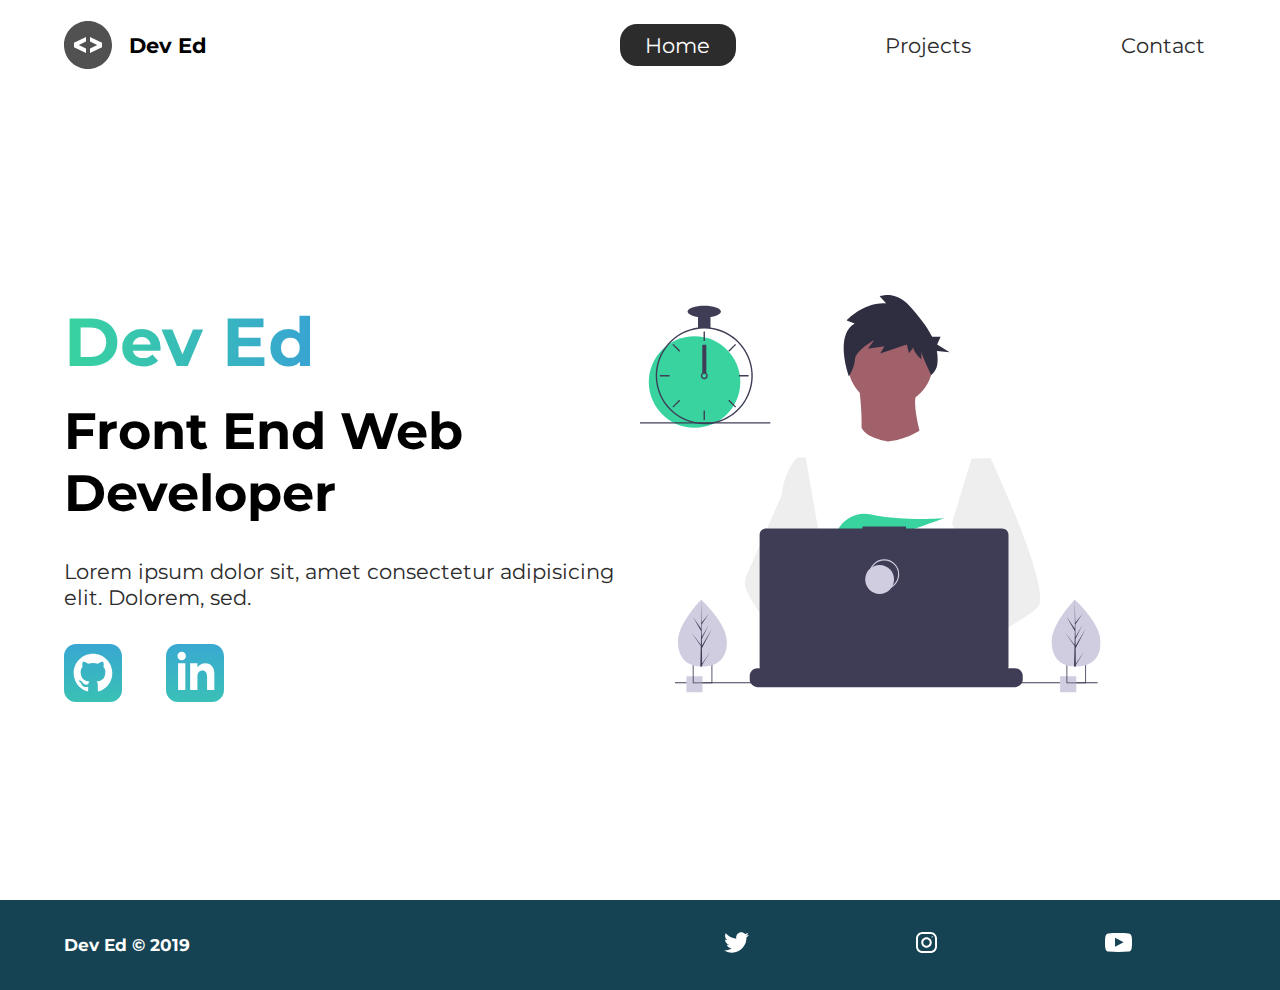
<file: index.html>
<!DOCTYPE html>
<html lang="en">
  <head>
    <meta charset="UTF-8" />
    <meta name="viewport" content="width=device-width, initial-scale=1.0" />
    <meta http-equiv="X-UA-Compatible" content="ie=edge" />
    <meta
      name="description"
      content="Dev Ed is a front end web developer who specializes in html,css"
    />
    <meta name="robots" content="index, follow" />
    <link
      href="https://fonts.googleapis.com/css?family=Montserrat:400,500&display=swap"
      rel="stylesheet"
    />
    <link rel="stylesheet" href="css/styles.css" />
    <title>Dev Ed | Web Developer</title>
  </head>
  <body>
    <header class="main-head">
      <nav>
        <div class="logo">
          <img src="icons/code.svg" alt="logo" />
          <h1>Dev Ed</h1>
        </div>
        <ul>
          <li><a class="active" href="">Home</a></li>
          <li><a href="projects.html">Projects</a></li>
          <li><a href="contact.html">Contact</a></li>
        </ul>
      </nav>
    </header>
    <section class="intro">
      <div class="intro-text">
        <h2>Dev Ed</h2>
        <h3>
          Front End Web <br />
          Developer
        </h3>
        <p>
          Lorem ipsum dolor sit, amet consectetur adipisicing elit. Dolorem,
          sed.
        </p>
        <div class="intro-social">
          <a href="#"><img src="icons/github.svg" alt="github-social-link"/></a>
          <a href="#"
            ><img src="icons/linked-in.svg" alt="linkedin-social-link"
          /></a>
        </div>
      </div>
      <div class="intro-images">
        <svg
          width="799"
          height="690"
          viewBox="0 0 799 690"
          fill="none"
          xmlns="http://www.w3.org/2000/svg"
        >
          <g id="undraw_dev_productivity_umsq (1) 1" clip-path="url(#clip0)">
            <path
              id="Vector"
              d="M516.92 624.636C516.92 624.636 512.16 626.266 504.42 628.576C487.31 633.706 455.65 642.216 428.82 643.916C405.72 645.396 386.2 641.836 382.63 626.766C381.1 620.286 383.27 614.956 388 610.576C402.12 597.486 439 592.796 468.25 591.186C476.51 590.736 484.15 590.526 490.51 590.446C501.31 590.306 508.39 590.526 508.39 590.526L508.56 591.186L516.92 624.636Z"
              fill="#A0616A"
            />
            <path
              id="Vector_2"
              d="M436.99 672.586C418.61 695.346 342.73 647.666 316.19 629.886C310.41 626.016 306.97 623.566 306.97 623.566L331.25 591.186L338.94 580.936C338.94 580.936 345.82 584.586 355.99 590.526C356.36 590.746 356.73 590.966 357.11 591.186C365.88 596.336 376.89 603.066 388 610.576C403.33 620.946 418.83 632.776 428.82 643.916C438.59 654.806 443.08 665.036 436.99 672.586Z"
              fill="#A0616A"
            />
            <g id="me">
              <path
                id="Vector_3"
                d="M434.672 191.952C475.283 191.607 507.926 158.406 507.582 117.795C507.237 77.1832 474.036 44.5403 433.425 44.8847C392.813 45.2291 360.17 78.4303 360.515 119.042C360.859 159.653 394.06 192.296 434.672 191.952Z"
                fill="#A0616A"
              />
              <path
                id="Vector_4"
                d="M379.477 155.65C379.477 155.65 394.216 259.972 373.002 271.875C351.787 283.779 499.929 283.588 499.929 283.588C499.929 283.588 466.124 193.284 480.809 165.449L379.477 155.65Z"
                fill="#A0616A"
              />
              <path
                id="Vector_5"
                d="M608.101 283.199L596.257 339.402L571.214 458.308L570.49 464.815L562.138 540.138L556.582 590.177L552.857 623.79C528.584 636.526 510.988 645.326 510.988 645.326C510.988 645.326 509.404 637.719 506.871 627.99C489.805 633.265 458.218 642.043 431.404 643.97C441.266 654.777 445.842 664.969 439.817 672.57C421.63 695.485 345.349 648.45 318.659 630.896C318.077 635.158 317.879 639.464 318.068 643.762L297.626 628.314L299.331 592.359L302.206 531.522L305.819 455.229C304.448 451.975 303.294 448.634 302.364 445.228C295.956 423.161 288.032 379.057 281.928 342.067C277.016 312.298 273.302 287.138 272.517 281.785C272.411 281.086 272.358 280.726 272.358 280.726L384.363 230.094C392.509 248.556 429.865 253.809 429.865 253.809C460.756 251.417 484.847 234.913 484.847 234.913L608.101 283.199Z"
                fill="white"
              />
              <path
                id="Vector_6"
                d="M372.285 49.3811L358.49 43.9934C358.49 43.9934 386.969 12.1 426.99 14.513L415.635 2.22366C415.635 2.22366 443.04 -9.01799 468.283 19.6674C481.553 34.7467 496.908 52.4737 506.557 72.5077L521.281 72.3829L515.251 85.9663L536.874 99.3152L514.777 97.0719C516.155 104.471 516.421 112.034 515.566 119.511C514.683 126.991 510.928 133.835 505.094 138.598V138.598C505.094 138.598 487.743 103.449 487.696 97.9443L487.813 111.705C487.813 111.705 473.959 99.4371 473.889 91.1807L466.471 100.877L462.593 85.7717L416.475 101.301L423.87 88.8526L395.157 93.2246L406.278 77.9923C406.278 77.9923 373.932 96.1568 372.811 111.304C371.689 126.452 362.299 140.875 362.299 140.875C362.299 140.875 336.213 70.3294 372.285 49.3811Z"
                fill="#2F2E41"
              />
              <path
                id="Vector_7"
                d="M690.215 540.422C682.794 548.605 664.338 560.992 641.951 574.422C633.623 579.413 624.757 584.559 615.71 589.676C594.122 601.889 571.514 614.001 552.857 623.79C528.584 636.526 510.988 645.326 510.988 645.326C510.988 645.326 509.403 637.719 506.871 627.99C503.48 614.968 498.397 598.141 493.184 590.715C493.002 590.456 492.82 590.218 492.638 589.979C491.121 588.022 489.601 586.885 488.112 586.897L562.138 540.138L594.127 519.926L570.489 464.814L540.842 395.683L557.908 339.727L575.062 283.479L608.101 283.199C608.101 283.199 619.243 306.985 633.514 340.166C635.647 345.128 637.851 350.299 640.096 355.64C669.469 425.394 706.176 522.836 690.215 540.422Z"
                fill="#EEEEEE"
              />
              <path
                id="Vector_8"
                d="M358.123 591.2C355.41 591.212 352.702 591.456 350.029 591.928C327.074 596.073 320.47 616.94 318.659 630.896C318.077 635.158 317.879 639.464 318.068 643.761L297.626 628.314L290.178 622.687C272.316 616.628 256.353 605.733 242.483 592.84C230.449 581.456 219.634 568.849 210.213 555.223C200.831 541.793 192.448 527.692 185.134 513.034C183.094 508.943 181.977 504.454 181.864 499.884C181.751 495.314 182.644 490.775 184.48 486.588L209.154 430.327L245.218 348.098C245.471 346.146 245.752 344.237 246.059 342.371C252.995 300.511 272.367 281.786 272.367 281.786L287.286 281.659L297.778 341.932L310.813 416.815L302.364 445.227L282.839 510.845L302.205 531.522L358.123 591.2Z"
                fill="#EEEEEE"
              />
            </g>
            <path
              id="Vector_9"
              d="M372.877 415.806L385.631 430.686C390.37 429.783 395.319 428.721 400.416 427.529L396.752 415.806L405.71 426.256C459.707 412.975 526.637 387.155 526.637 387.155C526.637 387.155 454.379 392.453 400.428 380.666C376.558 375.451 351.998 387.284 342.202 409.668C336.508 422.679 337.403 433.951 357.596 433.951C364.419 433.835 371.223 433.195 377.949 432.037L372.877 415.806Z"
              fill="#38D39F"
            />
            <path
              id="Vector_10"
              d="M663.65 660.386V666.456C663.654 668.122 663.345 669.774 662.74 671.326C662.472 672.018 662.147 672.687 661.77 673.326C660.578 675.326 658.887 676.983 656.862 678.133C654.838 679.283 652.549 679.887 650.22 679.886H203.67C201.342 679.887 199.053 679.283 197.028 678.133C195.003 676.983 193.312 675.326 192.12 673.326C191.743 672.687 191.419 672.018 191.15 671.326C190.546 669.774 190.237 668.122 190.24 666.456V660.386C190.24 658.622 190.587 656.876 191.262 655.246C191.936 653.616 192.926 652.136 194.173 650.888C195.42 649.641 196.901 648.652 198.53 647.977C200.16 647.302 201.906 646.955 203.67 646.956H229.41V644.126C229.41 644.052 229.425 643.979 229.453 643.911C229.481 643.843 229.522 643.782 229.574 643.73C229.626 643.678 229.688 643.636 229.756 643.608C229.824 643.58 229.897 643.566 229.97 643.566H243.4C243.474 643.566 243.547 643.58 243.615 643.608C243.683 643.636 243.745 643.678 243.797 643.73C243.849 643.782 243.89 643.843 243.918 643.911C243.946 643.979 243.96 644.052 243.96 644.126V646.956H252.35V644.126C252.35 644.052 252.365 643.979 252.393 643.911C252.421 643.843 252.462 643.782 252.514 643.73C252.566 643.678 252.628 643.636 252.696 643.608C252.764 643.58 252.837 643.566 252.91 643.566H266.34C266.414 643.566 266.487 643.58 266.555 643.608C266.623 643.636 266.684 643.678 266.736 643.73C266.789 643.782 266.83 643.843 266.858 643.911C266.886 643.979 266.9 644.052 266.9 644.126V646.956H275.3V644.126C275.3 644.052 275.315 643.979 275.343 643.911C275.371 643.843 275.412 643.782 275.464 643.73C275.516 643.678 275.578 643.636 275.646 643.608C275.714 643.58 275.787 643.566 275.86 643.566H289.29C289.364 643.566 289.437 643.58 289.505 643.608C289.573 643.636 289.634 643.678 289.686 643.73C289.739 643.782 289.78 643.843 289.808 643.911C289.836 643.979 289.85 644.052 289.85 644.126V646.956H298.24V644.126C298.24 644.052 298.255 643.979 298.283 643.911C298.311 643.843 298.352 643.782 298.404 643.73C298.456 643.678 298.518 643.636 298.586 643.608C298.654 643.58 298.727 643.566 298.8 643.566H312.23C312.304 643.566 312.377 643.58 312.445 643.608C312.513 643.636 312.574 643.678 312.626 643.73C312.678 643.782 312.72 643.843 312.748 643.911C312.776 643.979 312.79 644.052 312.79 644.126V646.956H321.18V644.126C321.18 644.052 321.194 643.979 321.223 643.911C321.251 643.843 321.292 643.782 321.344 643.73C321.396 643.678 321.458 643.636 321.526 643.608C321.594 643.58 321.667 643.566 321.74 643.566H335.17C335.244 643.566 335.317 643.58 335.385 643.608C335.453 643.636 335.514 643.678 335.566 643.73C335.618 643.782 335.66 643.843 335.688 643.911C335.716 643.979 335.73 644.052 335.73 644.126V646.956H344.13V644.126C344.13 644.052 344.145 643.979 344.173 643.911C344.201 643.843 344.242 643.782 344.294 643.73C344.346 643.678 344.408 643.636 344.476 643.608C344.544 643.58 344.617 643.566 344.69 643.566H358.12C358.194 643.566 358.267 643.58 358.335 643.608C358.403 643.636 358.464 643.678 358.516 643.73C358.569 643.782 358.61 643.843 358.638 643.911C358.666 643.979 358.68 644.052 358.68 644.126V646.956H367.07V644.126C367.07 644.052 367.085 643.979 367.113 643.911C367.141 643.843 367.182 643.782 367.234 643.73C367.286 643.678 367.348 643.636 367.416 643.608C367.484 643.58 367.557 643.566 367.63 643.566H472.83C472.904 643.566 472.977 643.58 473.045 643.608C473.113 643.636 473.174 643.678 473.227 643.73C473.279 643.782 473.32 643.843 473.348 643.911C473.376 643.979 473.39 644.052 473.39 644.126V646.956H481.79V644.126C481.79 644.052 481.804 643.979 481.833 643.911C481.861 643.843 481.902 643.782 481.954 643.73C482.006 643.678 482.068 643.636 482.136 643.608C482.204 643.58 482.277 643.566 482.35 643.566H495.78C495.928 643.567 496.07 643.627 496.175 643.732C496.279 643.836 496.339 643.978 496.34 644.126V646.956H504.73V644.126C504.73 644.052 504.745 643.979 504.773 643.911C504.801 643.843 504.842 643.782 504.894 643.73C504.946 643.678 505.008 643.636 505.076 643.608C505.144 643.58 505.217 643.566 505.29 643.566H518.72C518.794 643.566 518.867 643.58 518.935 643.608C519.003 643.636 519.065 643.678 519.117 643.73C519.169 643.782 519.21 643.843 519.238 643.911C519.266 643.979 519.28 644.052 519.28 644.126V646.956H527.67V644.126C527.67 644.052 527.685 643.979 527.713 643.911C527.741 643.843 527.782 643.782 527.834 643.73C527.886 643.678 527.948 643.636 528.016 643.608C528.084 643.58 528.157 643.566 528.23 643.566H541.66C541.734 643.566 541.807 643.58 541.875 643.608C541.943 643.636 542.005 643.678 542.057 643.73C542.109 643.782 542.15 643.843 542.178 643.911C542.206 643.979 542.22 644.052 542.22 644.126V646.956H550.62V644.126C550.62 644.052 550.635 643.979 550.663 643.911C550.691 643.843 550.732 643.782 550.784 643.73C550.836 643.678 550.898 643.636 550.966 643.608C551.034 643.58 551.107 643.566 551.18 643.566H564.61C564.757 643.568 564.898 643.628 565.001 643.733C565.104 643.837 565.161 643.979 565.16 644.126V646.956H573.56V644.126C573.56 644.052 573.575 643.979 573.603 643.911C573.631 643.843 573.672 643.782 573.724 643.73C573.776 643.678 573.838 643.636 573.906 643.608C573.974 643.58 574.047 643.566 574.12 643.566H587.55C587.624 643.566 587.697 643.58 587.765 643.608C587.833 643.636 587.895 643.678 587.947 643.73C587.999 643.782 588.04 643.843 588.068 643.911C588.096 643.979 588.11 644.052 588.11 644.126V646.956H596.5V644.126C596.5 644.052 596.515 643.979 596.543 643.911C596.571 643.843 596.612 643.782 596.664 643.73C596.716 643.678 596.778 643.636 596.846 643.608C596.914 643.58 596.987 643.566 597.06 643.566H610.49C610.564 643.566 610.637 643.58 610.705 643.608C610.773 643.636 610.835 643.678 610.887 643.73C610.939 643.782 610.98 643.843 611.008 643.911C611.036 643.979 611.05 644.052 611.05 644.126V646.956H650.22C651.984 646.955 653.731 647.302 655.36 647.977C656.99 648.652 658.471 649.641 659.718 650.888C660.965 652.136 661.954 653.616 662.629 655.246C663.304 656.876 663.651 658.622 663.65 660.386Z"
              fill="#3F3D56"
            />
            <path
              id="Vector_11"
              d="M793.5 671.326H60.5V673.326H793.5V671.326Z"
              fill="#3F3D56"
            />
            <path
              id="Vector_12"
              d="M627.694 404.757H461.251V401.326H385.78V404.757H218.651C215.665 404.757 212.801 405.943 210.69 408.054C208.578 410.166 207.392 413.029 207.392 416.015V643.927C207.392 646.913 208.578 649.776 210.69 651.888C212.801 653.999 215.665 655.185 218.651 655.185H627.694C630.68 655.185 633.544 653.999 635.655 651.888C637.767 649.776 638.953 646.913 638.953 643.927V416.015C638.953 414.537 638.662 413.073 638.096 411.707C637.53 410.341 636.701 409.1 635.655 408.054C634.61 407.009 633.369 406.18 632.003 405.614C630.637 405.048 629.173 404.757 627.694 404.757Z"
              fill="#3F3D56"
            />
            <path
              id="Vector_13"
              d="M423.5 509.326C437.307 509.326 448.5 498.133 448.5 484.326C448.5 470.519 437.307 459.326 423.5 459.326C409.693 459.326 398.5 470.519 398.5 484.326C398.5 498.133 409.693 509.326 423.5 509.326Z"
              stroke="#D0CDE1"
              stroke-width="2"
              stroke-miterlimit="10"
            />
            <path
              id="Vector_14"
              d="M415.5 518.326C429.307 518.326 440.5 507.133 440.5 493.326C440.5 479.519 429.307 468.326 415.5 468.326C401.693 468.326 390.5 479.519 390.5 493.326C390.5 507.133 401.693 518.326 415.5 518.326Z"
              fill="#D0CDE1"
            />
            <path
              id="Vector_15"
              d="M108.446 661.223H80.4463V689.223H108.446V661.223Z"
              fill="#D0CDE1"
            />
            <path
              id="Vector_16"
              d="M91.4502 639.223V673.223H125.45V639.223H91.4502ZM123.97 671.743H92.9202V640.703H123.97V671.743Z"
              fill="#3F3D56"
            />
            <path
              id="Vector_17"
              d="M756.446 661.223H728.446V689.223H756.446V661.223Z"
              fill="#D0CDE1"
            />
            <path
              id="Vector_18"
              d="M739.45 639.223V673.223H773.45V639.223H739.45ZM771.97 671.743H740.92V640.703H771.97V671.743Z"
              fill="#3F3D56"
            />
            <path
              id="Vector_19"
              d="M94.5802 230.113C138.399 230.113 173.921 194.592 173.921 150.773C173.921 106.955 138.399 71.4326 94.5802 71.4326C50.7617 71.4326 15.2397 106.955 15.2397 150.773C15.2397 194.592 50.7617 230.113 94.5802 230.113Z"
              fill="#38D39F"
            />
            <path
              id="Vector_20"
              d="M122.229 56.4899C115.045 55.5763 107.774 55.5763 100.59 56.4899C84.586 58.5913 69.5203 65.2398 57.181 75.6465C44.8417 86.0532 35.7467 99.7813 30.9754 115.202C28.8053 122.229 27.5764 129.514 27.3208 136.864C27.2848 137.886 27.2607 138.92 27.2607 139.954C27.283 162.264 36.1559 183.655 51.932 199.431C67.7082 215.207 89.0989 224.08 111.41 224.103C113.201 224.103 114.992 224.042 116.759 223.934C120.907 223.674 125.03 223.103 129.093 222.227C148.495 218.055 165.798 207.161 177.947 191.468C190.095 175.776 196.308 156.295 195.487 136.467C194.665 116.638 186.863 97.738 173.459 83.1039C160.054 68.4698 141.909 59.0435 122.229 56.4899H122.229ZM137.748 217.347H137.736C130.959 219.659 123.905 221.062 116.759 221.518C114.992 221.638 113.201 221.698 111.41 221.698C89.7377 221.672 68.961 213.051 53.6367 197.727C38.3123 182.402 29.6914 161.626 29.6649 139.954C29.6649 138.92 29.689 137.886 29.725 136.864C30.5514 115.744 39.5156 95.7617 54.7411 81.1008C69.9666 66.44 90.273 58.237 111.41 58.2089C130.776 58.21 149.513 65.0865 164.283 77.6131C179.052 90.1398 188.895 107.503 192.057 126.61C195.219 145.716 191.496 165.325 181.55 181.942C171.604 198.559 156.081 211.106 137.748 217.347H137.748Z"
              fill="#3F3D56"
            />
            <path
              id="Vector_21"
              d="M112.612 63.0176H110.208V79.8474H112.612V63.0176Z"
              fill="#3F3D56"
            />
            <path
              id="Vector_22"
              d="M57.8578 84.7018L56.1577 86.4019L68.0582 98.3023L69.7582 96.6022L57.8578 84.7018Z"
              fill="#3F3D56"
            />
            <path
              id="Vector_23"
              d="M34.4736 138.751V141.156H51.3034V138.751H34.4736Z"
              fill="#3F3D56"
            />
            <path
              id="Vector_24"
              d="M56.1578 193.506L57.8579 195.206L69.7584 183.306L68.0583 181.606L56.1578 193.506Z"
              fill="#3F3D56"
            />
            <path
              id="Vector_25"
              d="M153.062 96.6022L154.762 98.3022L166.662 86.4018L164.962 84.7017L153.062 96.6022Z"
              fill="#3F3D56"
            />
            <path
              id="Vector_26"
              d="M171.516 138.751V141.156H188.346V138.751H171.516Z"
              fill="#3F3D56"
            />
            <path
              id="Vector_27"
              d="M154.762 181.605L153.062 183.305L164.962 195.206L166.662 193.506L154.762 181.605Z"
              fill="#3F3D56"
            />
            <path
              id="Vector_28"
              d="M112.612 200.06H110.208V216.89H112.612V200.06Z"
              fill="#3F3D56"
            />
            <path
              id="Vector_29"
              d="M115.016 135.145C113.976 134.365 112.711 133.943 111.41 133.943C110.11 133.943 108.844 134.365 107.804 135.145C107.091 135.686 106.505 136.375 106.085 137.165C105.552 138.181 105.322 139.329 105.421 140.473C105.52 141.616 105.944 142.707 106.644 143.617C107.343 144.527 108.288 145.218 109.368 145.608C110.447 145.997 111.616 146.07 112.735 145.817C113.855 145.564 114.878 144.996 115.685 144.179C116.492 143.363 117.048 142.333 117.288 141.21C117.528 140.088 117.441 138.92 117.039 137.846C116.636 136.771 115.935 135.834 115.017 135.145H115.016ZM111.41 143.56C110.454 143.557 109.539 143.176 108.863 142.501C108.187 141.825 107.807 140.909 107.804 139.954C107.808 139.224 108.03 138.513 108.441 137.91C108.793 137.4 109.271 136.989 109.828 136.718C110.386 136.446 111.004 136.323 111.623 136.361C112.241 136.398 112.84 136.594 113.361 136.931C113.881 137.267 114.307 137.732 114.595 138.281C114.883 138.83 115.025 139.444 115.007 140.063C114.989 140.683 114.811 141.287 114.491 141.818C114.17 142.349 113.719 142.788 113.179 143.093C112.639 143.398 112.03 143.559 111.41 143.56V143.56Z"
              fill="#3F3D56"
            />
            <path
              id="Vector_30"
              d="M122.229 35.3687H100.591V57.007H122.229V35.3687Z"
              fill="#3F3D56"
            />
            <path
              id="Vector_31"
              d="M111.41 38.9748C127.344 38.9748 140.261 34.4 140.261 28.7567C140.261 23.1134 127.344 18.5386 111.41 18.5386C95.4757 18.5386 82.5586 23.1134 82.5586 28.7567C82.5586 34.4 95.4757 38.9748 111.41 38.9748Z"
              fill="#3F3D56"
            />
            <path id="clock-arrow" d="M115 86H108V135H115V86Z" fill="#3F3D56" />
            <path
              id="Vector_32"
              d="M226 220.44H0V222.844H226V220.44Z"
              fill="#3F3D56"
            />
            <g id="plant-left">
              <path
                id="Vector_33"
                d="M150.594 599.754C151.527 631.704 132.858 643.413 109.43 644.097C108.886 644.113 108.344 644.123 107.805 644.126C106.719 644.135 105.643 644.117 104.577 644.072C83.3891 643.193 66.6172 631.945 65.7495 602.232C64.8515 571.482 103.018 531.529 105.882 528.574L105.887 528.571C105.996 528.458 106.052 528.402 106.052 528.402C106.052 528.402 149.661 567.807 150.594 599.754Z"
                fill="#D0CDE1"
              />
              <path
                id="Vector_34"
                d="M107.744 639.255L122.626 617.124L107.774 641.636L107.805 644.126C106.719 644.135 105.643 644.117 104.577 644.072L105.315 612.06L105.295 611.813L105.322 611.766L105.393 608.741L89.0952 585.078L105.374 606.477L105.432 607.116L105.989 582.93L91.9122 558.397L106.029 578.681L105.882 528.574L105.882 528.407L105.887 528.571L106.821 568.062L119.651 552.021L106.863 571.464L107.143 593.098L118.949 571.984L107.187 596.279L107.343 608.308L124.512 578.897L107.395 612.505L107.744 639.255Z"
                fill="#3F3D56"
              />
            </g>
            <g id="plant-right">
              <path
                id="Vector_35"
                d="M798.594 599.754C799.527 631.704 780.858 643.413 757.43 644.097C756.886 644.113 756.344 644.123 755.805 644.126C754.719 644.135 753.643 644.117 752.577 644.072C731.389 643.193 714.617 631.945 713.749 602.232C712.851 571.482 751.018 531.529 753.882 528.574L753.887 528.571C753.996 528.458 754.052 528.402 754.052 528.402C754.052 528.402 797.661 567.807 798.594 599.754Z"
                fill="#D0CDE1"
              />
              <path
                id="Vector_36"
                d="M755.744 639.255L770.626 617.124L755.774 641.636L755.805 644.126C754.719 644.135 753.643 644.117 752.577 644.072L753.315 612.06L753.295 611.813L753.323 611.766L753.393 608.741L737.095 585.078L753.374 606.477L753.432 607.116L753.989 582.93L739.912 558.397L754.029 578.681L753.882 528.574L753.882 528.407L753.887 528.571L754.821 568.062L767.651 552.021L754.864 571.464L755.143 593.098L766.949 571.984L755.187 596.279L755.343 608.308L772.512 578.897L755.395 612.505L755.744 639.255Z"
                fill="#3F3D56"
              />
            </g>
          </g>
          <defs>
            <clipPath id="clip0">
              <rect width="798.627" height="689.223" fill="white" />
            </clipPath>
          </defs>
        </svg>
        <img class="splash" src="img/splash.svg" alt="" />
      </div>
    </section>
    <footer>
      <h4>Dev Ed &copy; 2019</h4>
      <ul>
        <li>
          <a href="#"><img src="icons/twitter 1.svg" alt="twitter-social"/></a>
        </li>
        <li>
          <a href="#"
            ><img src="icons/instagram 1.svg" alt="instagram-social"
          /></a>
        </li>
        <li>
          <a href="#"
            ><img src="icons/youtube-symbol 1.svg" alt="youtube-social"
          /></a>
        </li>
      </ul>
    </footer>
  </body>
</html>
</file>
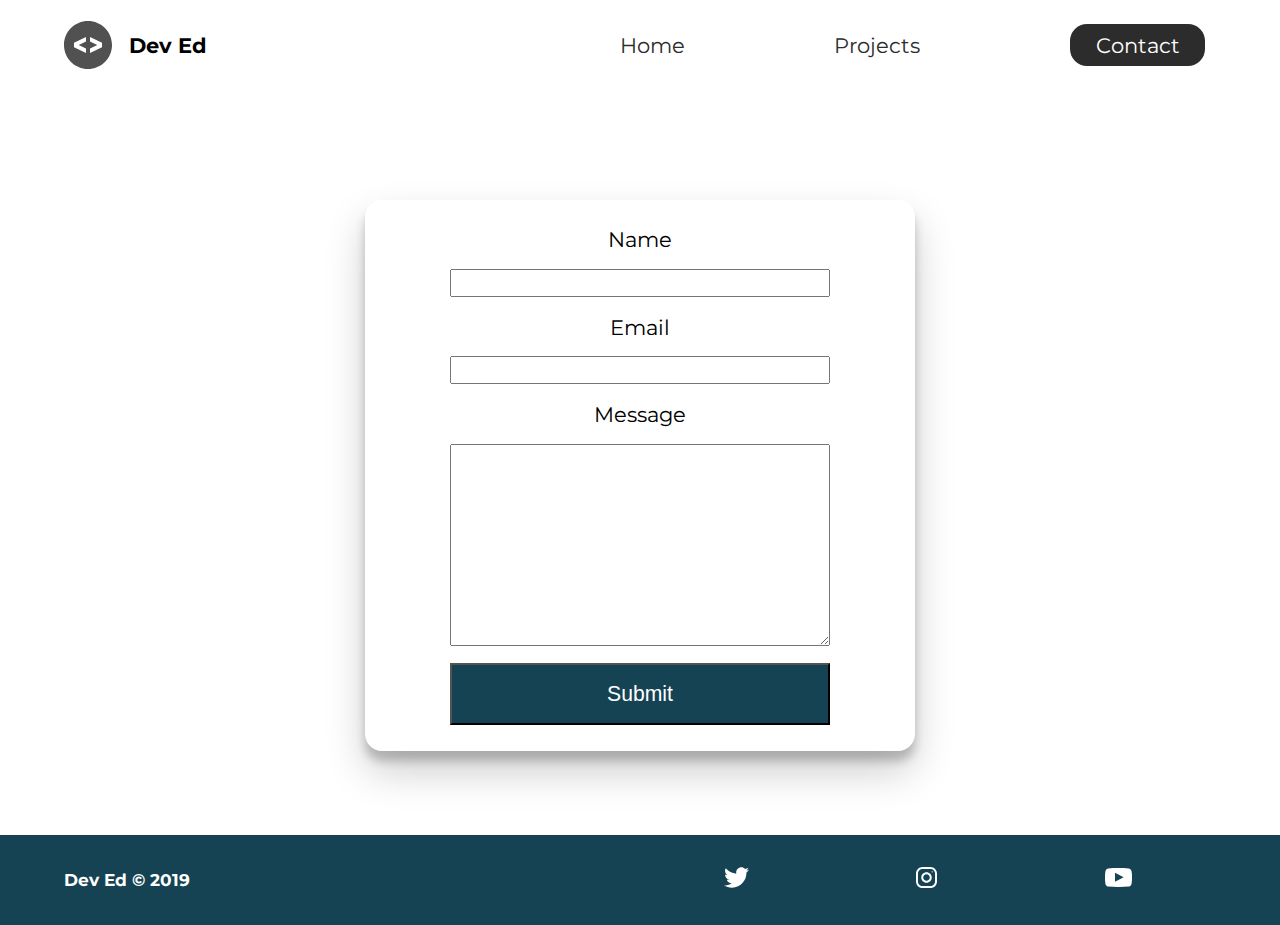
<file: contact.html>
<!DOCTYPE html>
<html lang="en">
  <head>
    <meta charset="UTF-8" />
    <meta name="viewport" content="width=device-width, initial-scale=1.0" />
    <meta http-equiv="X-UA-Compatible" content="ie=edge" />
    <meta
      name="description"
      content="Dev Ed is a front end web developer who specializes in html,css"
    />
    <meta name="robots" content="index, follow" />
    <link
      href="https://fonts.googleapis.com/css?family=Montserrat:400,500&display=swap"
      rel="stylesheet"
    />
    <link rel="stylesheet" href="css/styles.css" />
    <title>Dev Ed | Web Developer</title>
  </head>
  <body>
    <header class="main-head">
      <nav>
        <div class="logo">
          <img src="icons/code.svg" alt="logo" />
          <h1>Dev Ed</h1>
        </div>
        <ul>
          <li><a href="index.html">Home</a></li>
          <li><a href="projects.html">Projects</a></li>
          <li><a class="active" href="contact.html">Contact</a></li>
        </ul>
      </nav>
    </header>
    <section class="form-section">
      <form>
        <label for="name">Name</label>
        <input type="text" id="name" name="name" required />
        <label for="email">Email</label>
        <input type="email" id="email" name="email" required />
        <label for="message">Message</label>
        <textarea name="message" id="message" cols="30" rows="10"></textarea>
        <button type="submit">Submit</button>
      </form>
    </section>
    <footer>
      <h4>Dev Ed &copy; 2019</h4>
      <ul>
        <li>
          <a href="#"><img src="icons/twitter 1.svg" alt="twitter-social"/></a>
        </li>
        <li>
          <a href="#"
            ><img src="icons/instagram 1.svg" alt="instagram-social"
          /></a>
        </li>
        <li>
          <a href="#"
            ><img src="icons/youtube-symbol 1.svg" alt="youtube-social"
          /></a>
        </li>
      </ul>
    </footer>
  </body>
</html>
</file>
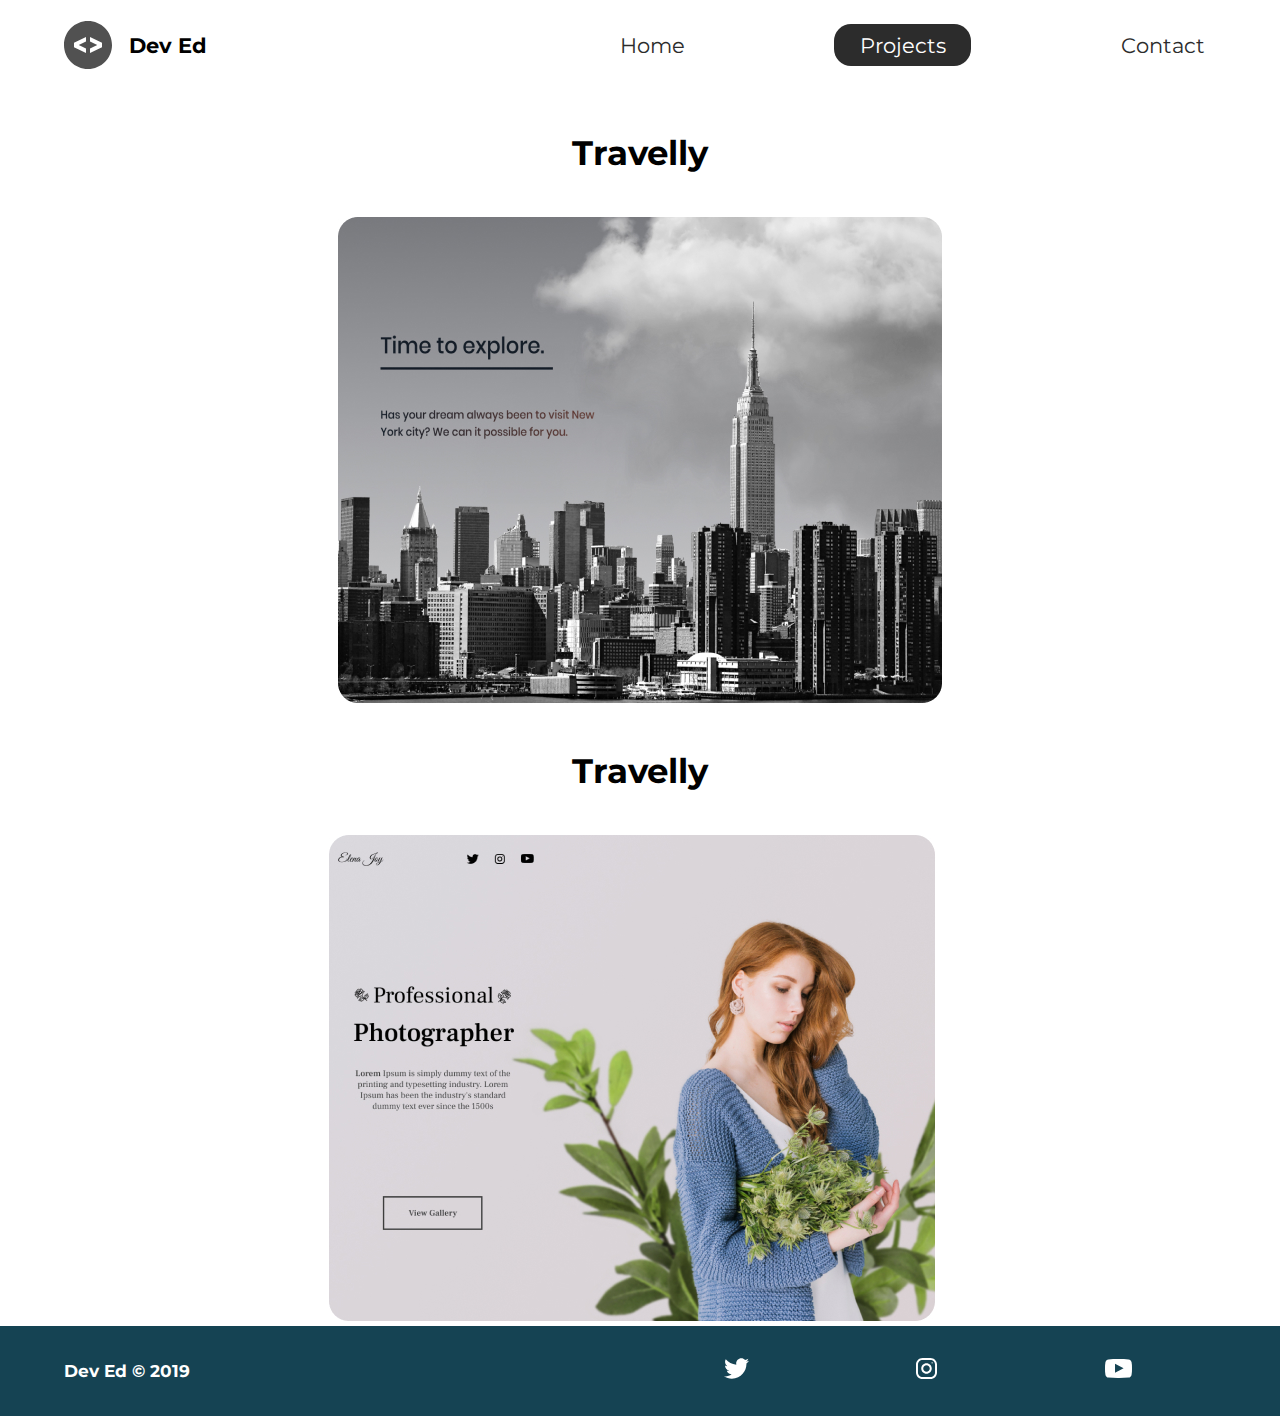
<file: projects.html>
<!DOCTYPE html>
<html lang="en">
  <head>
    <meta charset="UTF-8" />
    <meta name="viewport" content="width=device-width, initial-scale=1.0" />
    <meta http-equiv="X-UA-Compatible" content="ie=edge" />
    <meta
      name="description"
      content="Dev Ed is a front end web developer who specializes in html,css"
    />
    <meta name="robots" content="index, follow" />
    <link
      href="https://fonts.googleapis.com/css?family=Montserrat:400,500&display=swap"
      rel="stylesheet"
    />
    <link rel="stylesheet" href="css/styles.css" />
    <title>Dev Ed | Web Developer</title>
  </head>
  <body>
    <header class="main-head">
      <nav>
        <div class="logo">
          <img src="icons/code.svg" alt="logo" />
          <h1>Dev Ed</h1>
        </div>
        <ul>
          <li><a href="index.html">Home</a></li>
          <li><a class="active" href="projects.html">Projects</a></li>
          <li><a href="contact.html">Contact</a></li>
        </ul>
      </nav>
    </header>
    <section class="projects">
      <div class="travelly">
        <h2>Travelly</h2>
        <a href="https://nkriedner.github.io/travelly/" target="_blank">
          <img src="img/travelly.jpg" alt="travelly-project"
        /></a>
      </div>
      <div class="elena">
        <h2>Travelly</h2>
        <a
          href="https://nkriedner.github.io/elena-joy-photography/"
          target="_blank"
          ><img src="img/elena-joy.jpg" alt="elena-project"
        /></a>
      </div>
    </section>
    <footer>
      <h4>Dev Ed &copy; 2019</h4>
      <ul>
        <li>
          <a href="#"><img src="icons/twitter 1.svg" alt="twitter-social"/></a>
        </li>
        <li>
          <a href="#"
            ><img src="icons/instagram 1.svg" alt="instagram-social"
          /></a>
        </li>
        <li>
          <a href="#"
            ><img src="icons/youtube-symbol 1.svg" alt="youtube-social"
          /></a>
        </li>
      </ul>
    </footer>
  </body>
</html>
</file>
<file: css/styles.css>
/* Global Styles */
* {
  padding: 0;
  margin: 0;
  -webkit-box-sizing: border-box;
          box-sizing: border-box;
}

html {
  font-size: 62.5%;
  /* 1rem = 1px */
  scroll-behavior: smooth;
}

body {
  font-family: "Montserrat", sans-serif;
}

h1 {
  font-size: 2.5rem;
}

li,
button,
label,
input,
p,
a {
  font-size: 2.5rem;
}

h2 {
  font-size: 4rem;
}

h3 {
  font-size: 2.5rem;
}

h4,
h5 {
  font-size: 2rem;
}

ul {
  list-style: none;
}

a {
  text-decoration: none;
  color: #2c2c2c;
}

.main-head {
  width: 95%;
  margin: 0 0 0 auto;
}

nav {
  display: -webkit-box;
  display: -ms-flexbox;
  display: flex;
  -webkit-box-pack: justify;
      -ms-flex-pack: justify;
          justify-content: space-between;
  -webkit-box-align: center;
      -ms-flex-align: center;
          align-items: center;
  -webkit-box-orient: horizontal;
  -webkit-box-direction: normal;
      -ms-flex-direction: row;
          flex-direction: row;
  min-height: 10vh;
  width: 60%;
  -ms-flex-wrap: wrap;
      flex-wrap: wrap;
}

nav .logo {
  display: -webkit-box;
  display: -ms-flexbox;
  display: flex;
  -webkit-box-pack: start;
      -ms-flex-pack: start;
          justify-content: flex-start;
  -webkit-box-align: center;
      -ms-flex-align: center;
          align-items: center;
  -webkit-box-orient: horizontal;
  -webkit-box-direction: normal;
      -ms-flex-direction: row;
          flex-direction: row;
  -webkit-box-flex: 1;
      -ms-flex: 1 1 10rem;
          flex: 1 1 10rem;
}

nav .logo h1 {
  margin: 2rem;
}

nav ul {
  display: -webkit-box;
  display: -ms-flexbox;
  display: flex;
  -ms-flex-pack: distribute;
      justify-content: space-around;
  -webkit-box-align: center;
      -ms-flex-align: center;
          align-items: center;
  -webkit-box-orient: horizontal;
  -webkit-box-direction: normal;
      -ms-flex-direction: row;
          flex-direction: row;
  -webkit-box-flex: 1;
      -ms-flex: 1 1 40rem;
          flex: 1 1 40rem;
}

.intro {
  min-height: 90vh;
  width: 90%;
  margin: auto;
  -ms-flex-wrap: wrap;
      flex-wrap: wrap;
  display: -webkit-box;
  display: -ms-flexbox;
  display: flex;
  -webkit-box-pack: justify;
      -ms-flex-pack: justify;
          justify-content: space-between;
  -webkit-box-align: center;
      -ms-flex-align: center;
          align-items: center;
  -webkit-box-orient: horizontal;
  -webkit-box-direction: normal;
      -ms-flex-direction: row;
          flex-direction: row;
}

.intro h2 {
  font-size: 8rem;
  padding-top: 2rem;
  background: -webkit-gradient(linear, left top, right top, from(#38d39f), to(#38a4d3));
  background: linear-gradient(left, #38d39f, #38a4d3);
  background-clip: text;
  -webkit-background-clip: text;
  -webkit-text-fill-color: transparent;
  display: inline-block;
}

.intro h3 {
  font-size: 6rem;
  padding: 2rem 0rem;
}

.intro p {
  padding-top: 2rem;
  color: #2c2c2c;
}

.splash {
  position: absolute;
  top: 0%;
  right: 0%;
  height: 100%;
  z-index: -1;
}

.intro-social {
  margin-top: 4rem;
}

.intro-social a {
  margin-right: 5rem;
}

.active {
  background: #2c2c2c;
  color: white;
  padding: 1rem 3rem;
  border-radius: 2rem;
}

.intro-text,
.intro-images {
  -webkit-box-flex: 1;
      -ms-flex: 1 1 40rem;
          flex: 1 1 40rem;
}

#plant-left {
  -webkit-animation: plant 1.5s ease infinite alternate;
          animation: plant 1.5s ease infinite alternate;
}

#plant-right {
  -webkit-animation: plant 1.5s ease infinite alternate 0.5s;
          animation: plant 1.5s ease infinite alternate 0.5s;
}

#me {
  -webkit-animation: me 1s ease infinite alternate;
          animation: me 1s ease infinite alternate;
  -webkit-transform-origin: bottom;
          transform-origin: bottom;
}

#clock-arrow {
  -webkit-animation: clock 1.5s infinite linear;
          animation: clock 1.5s infinite linear;
  transform-box: fill-box;
  -webkit-transform-origin: bottom;
          transform-origin: bottom;
}

@-webkit-keyframes me {
  from {
    -webkit-transform: rotateZ(-5deg);
            transform: rotateZ(-5deg);
  }
  to {
    -webkit-transform: rotateZ(5deg);
            transform: rotateZ(5deg);
  }
}

@keyframes me {
  from {
    -webkit-transform: rotateZ(-5deg);
            transform: rotateZ(-5deg);
  }
  to {
    -webkit-transform: rotateZ(5deg);
            transform: rotateZ(5deg);
  }
}

@-webkit-keyframes plant {
  from {
    -webkit-transform: translateY(0%);
            transform: translateY(0%);
  }
  to {
    -webkit-transform: translateY(-30%);
            transform: translateY(-30%);
  }
}

@keyframes plant {
  from {
    -webkit-transform: translateY(0%);
            transform: translateY(0%);
  }
  to {
    -webkit-transform: translateY(-30%);
            transform: translateY(-30%);
  }
}

@-webkit-keyframes clock {
  from {
    -webkit-transform: rotateZ(0deg);
            transform: rotateZ(0deg);
  }
  to {
    -webkit-transform: rotateZ(360deg);
            transform: rotateZ(360deg);
  }
}

@keyframes clock {
  from {
    -webkit-transform: rotateZ(0deg);
            transform: rotateZ(0deg);
  }
  to {
    -webkit-transform: rotateZ(360deg);
            transform: rotateZ(360deg);
  }
}

.projects {
  width: 90%;
  margin: auto;
  min-height: 90vh;
  display: -webkit-box;
  display: -ms-flexbox;
  display: flex;
  -webkit-box-pack: justify;
      -ms-flex-pack: justify;
          justify-content: space-between;
  -webkit-box-align: center;
      -ms-flex-align: center;
          align-items: center;
  -webkit-box-orient: horizontal;
  -webkit-box-direction: normal;
      -ms-flex-direction: row;
          flex-direction: row;
  text-align: center;
  -ms-flex-wrap: wrap;
      flex-wrap: wrap;
}

.projects h2 {
  margin: 5rem;
}

.travelly,
.elena {
  -webkit-box-flex: 1;
      -ms-flex: 1 1 40rem;
          flex: 1 1 40rem;
}

.form-section {
  min-height: 80vh;
  display: -webkit-box;
  display: -ms-flexbox;
  display: flex;
  -webkit-box-pack: center;
      -ms-flex-pack: center;
          justify-content: center;
  -webkit-box-align: center;
      -ms-flex-align: center;
          align-items: center;
  -webkit-box-orient: horizontal;
  -webkit-box-direction: normal;
      -ms-flex-direction: row;
          flex-direction: row;
  margin-top: 3rem;
}

.form-section form {
  padding: 3rem 10rem;
  -webkit-box-shadow: 0px 10px 10px rgba(0, 0, 0, 0.2), 0px 20px 40px rgba(0, 0, 0, 0.2);
          box-shadow: 0px 10px 10px rgba(0, 0, 0, 0.2), 0px 20px 40px rgba(0, 0, 0, 0.2);
  display: -webkit-box;
  display: -ms-flexbox;
  display: flex;
  -webkit-box-pack: center;
      -ms-flex-pack: center;
          justify-content: center;
  -webkit-box-align: center;
      -ms-flex-align: center;
          align-items: center;
  -webkit-box-orient: vertical;
  -webkit-box-direction: normal;
      -ms-flex-direction: column;
          flex-direction: column;
  border-radius: 2rem;
}

.form-section form input,
.form-section form textarea,
.form-section form button {
  width: 100%;
}

.form-section form input,
.form-section form textarea {
  margin: 2rem;
}

.form-section form input:focus,
.form-section form textarea:focus {
  outline: 2px solid black;
}

.form-section form textarea {
  font-family: "Montserrat", sans-serif;
  font-size: 2rem;
}

.form-section form button {
  padding: 2rem;
  background: #154353;
  color: white;
  cursor: pointer;
}

.form-section form button:focus {
  background: #33696b;
}

footer {
  background: #154353;
  color: white;
  min-height: 10vh;
  padding: 0% 5%;
  display: -webkit-box;
  display: -ms-flexbox;
  display: flex;
  -webkit-box-pack: start;
      -ms-flex-pack: start;
          justify-content: flex-start;
  -webkit-box-align: center;
      -ms-flex-align: center;
          align-items: center;
  -webkit-box-orient: horizontal;
  -webkit-box-direction: normal;
      -ms-flex-direction: row;
          flex-direction: row;
}

footer ul {
  -webkit-box-flex: 1;
      -ms-flex: 1 1 40rem;
          flex: 1 1 40rem;
  display: -webkit-box;
  display: -ms-flexbox;
  display: flex;
  -ms-flex-pack: distribute;
      justify-content: space-around;
  -webkit-box-align: center;
      -ms-flex-align: center;
          align-items: center;
  -webkit-box-orient: horizontal;
  -webkit-box-direction: normal;
      -ms-flex-direction: row;
          flex-direction: row;
}

footer h4 {
  -webkit-box-flex: 1;
      -ms-flex: 1 1 40rem;
          flex: 1 1 40rem;
}

@media screen and (max-width: 1332px) {
  html {
    font-size: 53%;
  }
  .splash {
    display: none;
  }
  svg {
    width: 80%;
  }
  nav {
    width: 100%;
  }
}

@media screen and (max-width: 754px) {
  html {
    font-size: 45%;
  }
  svg {
    height: 60%;
  }
  .main-head {
    width: 100%;
  }
  nav .logo {
    display: -webkit-box;
    display: -ms-flexbox;
    display: flex;
    -webkit-box-pack: center;
        -ms-flex-pack: center;
            justify-content: center;
    -webkit-box-align: center;
        -ms-flex-align: center;
            align-items: center;
    -webkit-box-orient: vertical;
    -webkit-box-direction: normal;
        -ms-flex-direction: column;
            flex-direction: column;
    -webkit-box-flex: 1;
        -ms-flex: 1 1 20rem;
            flex: 1 1 20rem;
    margin-top: 2rem;
  }
  nav ul {
    -webkit-box-flex: 1;
        -ms-flex: 1 1 60rem;
            flex: 1 1 60rem;
    margin: 2rem 0rem;
  }
  .intro-text {
    margin-top: 5rem;
    text-align: center;
  }
  .intro-images {
    text-align: center;
  }
  .intro-social {
    display: -webkit-box;
    display: -ms-flexbox;
    display: flex;
    -webkit-box-pack: center;
        -ms-flex-pack: center;
            justify-content: center;
    -webkit-box-align: center;
        -ms-flex-align: center;
            align-items: center;
    -webkit-box-orient: horizontal;
    -webkit-box-direction: normal;
        -ms-flex-direction: row;
            flex-direction: row;
  }
  .intro-social a {
    margin: 2rem;
  }
  .elena,
  .travelly {
    -webkit-box-flex: 1;
        -ms-flex: 1 1 50rem;
            flex: 1 1 50rem;
  }
  .elena img,
  .travelly img {
    width: 100%;
  }
  form {
    width: 100%;
  }
  .intro-images,
  .projects {
    margin-bottom: 5rem;
  }
}
/*# sourceMappingURL=styles.css.map */
</file>
